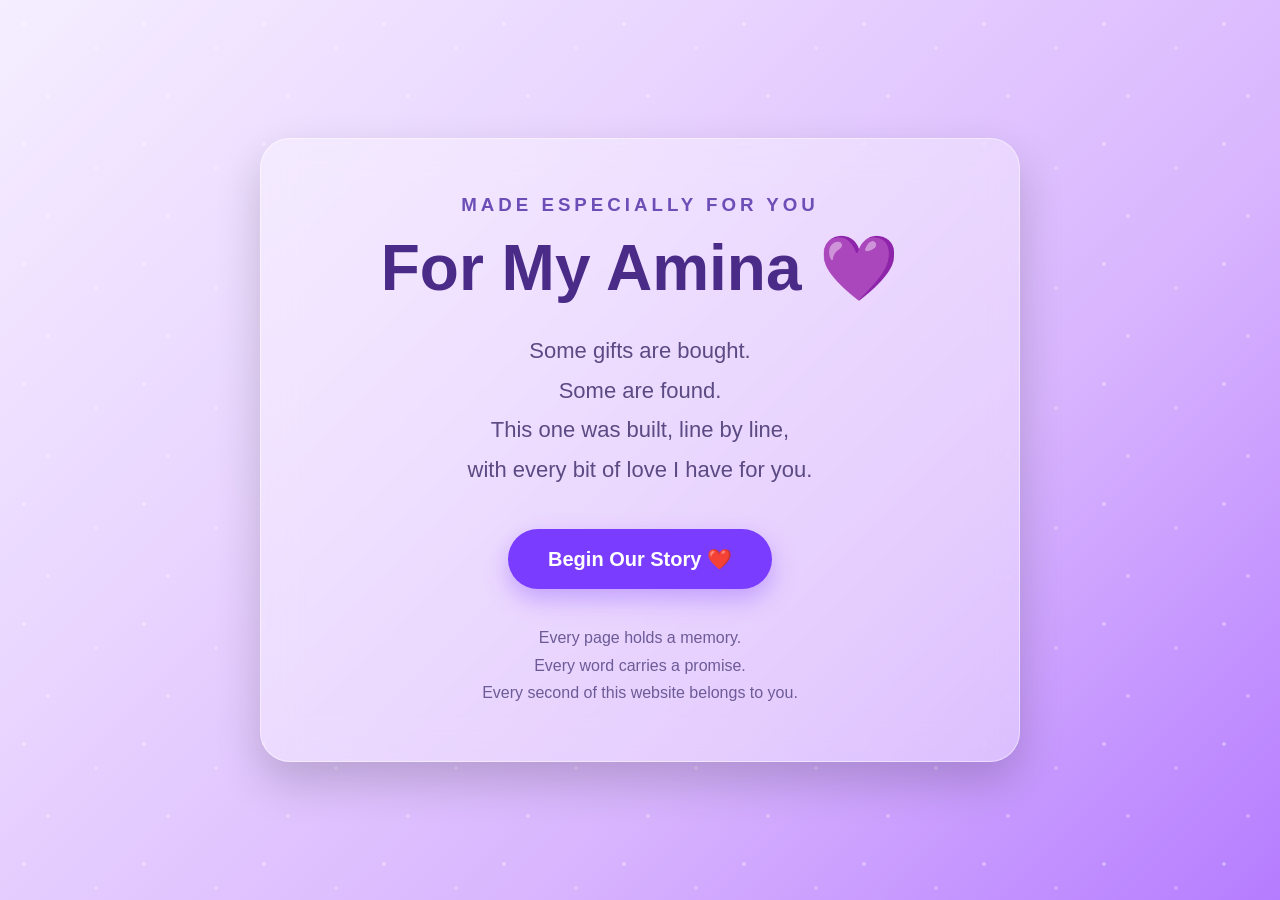
<file: index.html>
<!DOCTYPE html>
<html lang="en">

<head>
<meta charset="UTF-8">
<meta name="viewport" content="width=device-width, initial-scale=1.0">

<title>For My Amina 💜</title>

<link rel="stylesheet" href="style.css">
</head>

<body>

<div class="background"></div>

<div class="container">

<h3>Made Especially For You</h3>

<h1>For My Amina 💜</h1>

<p class="quote">
Some gifts are bought.<br>
Some are found.<br>
This one was built, line by line,<br>
with every bit of love I have for you.
</p>

<a class="button" href="pages/letters.html">
Begin Our Story ❤️
</a>

<p class="footer">
Every page holds a memory.<br>
Every word carries a promise.<br>
Every second of this website belongs to you.
</p>

</div>

</body>

</html>
</file>
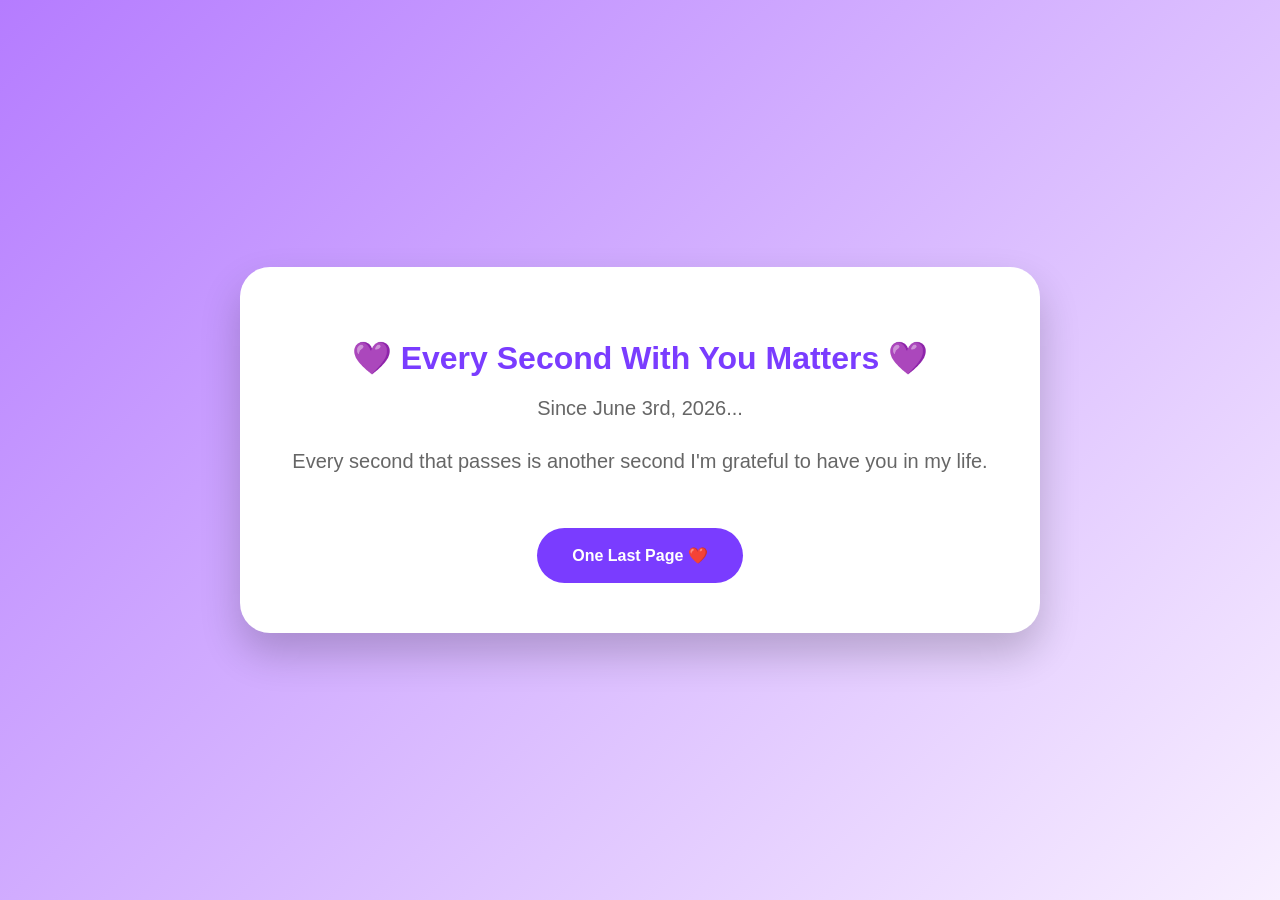
<file: pages/countdown.html>
<!DOCTYPE html>
<html lang="en">
<head>
<meta charset="UTF-8">
<meta name="viewport" content="width=device-width, initial-scale=1.0">

<title>Our Time Together</title>

<style>

body{
margin:0;
font-family:Arial,Helvetica,sans-serif;
background:linear-gradient(135deg,#b57cff,#f8efff);
display:flex;
justify-content:center;
align-items:center;
height:100vh;
overflow:hidden;
}

.card{
background:white;
padding:50px;
border-radius:30px;
width:90%;
max-width:700px;
text-align:center;
box-shadow:0 20px 40px rgba(0,0,0,.2);
}

h1{
color:#7a3cff;
margin-bottom:20px;
}

#timer{
font-size:35px;
line-height:1.8;
color:#444;
margin:30px 0;
font-weight:bold;
}

p{
font-size:20px;
color:#666;
}

.button{
display:inline-block;
margin-top:35px;
padding:18px 35px;
background:#7a3cff;
color:white;
text-decoration:none;
border-radius:50px;
font-weight:bold;
}

</style>

</head>

<body>

<div class="card">

<h1>💜 Every Second With You Matters 💜</h1>

<p>Since June 3rd, 2026...</p>

<div id="timer"></div>

<p>
Every second that passes is another second I'm grateful to have you in my life.
</p>

<a class="button" href="promise.html">
One Last Page ❤️
</a>

</div>

<script>

const startDate = new Date("2026-06-03T00:00:00");

function updateTimer(){

const now = new Date();

const diff = now - startDate;

const days = Math.floor(diff / (1000*60*60*24));

const hours = Math.floor((diff/(1000*60*60))%24);

const minutes = Math.floor((diff/(1000*60))%60);

const seconds = Math.floor((diff/1000)%60);

document.getElementById("timer").innerHTML =
${days} Days<br>
${hours} Hours<br>
${minutes} Minutes<br>
${seconds} Seconds;

}

updateTimer();

setInterval(updateTimer,1000);

</script>

</body>
</html>
</file>
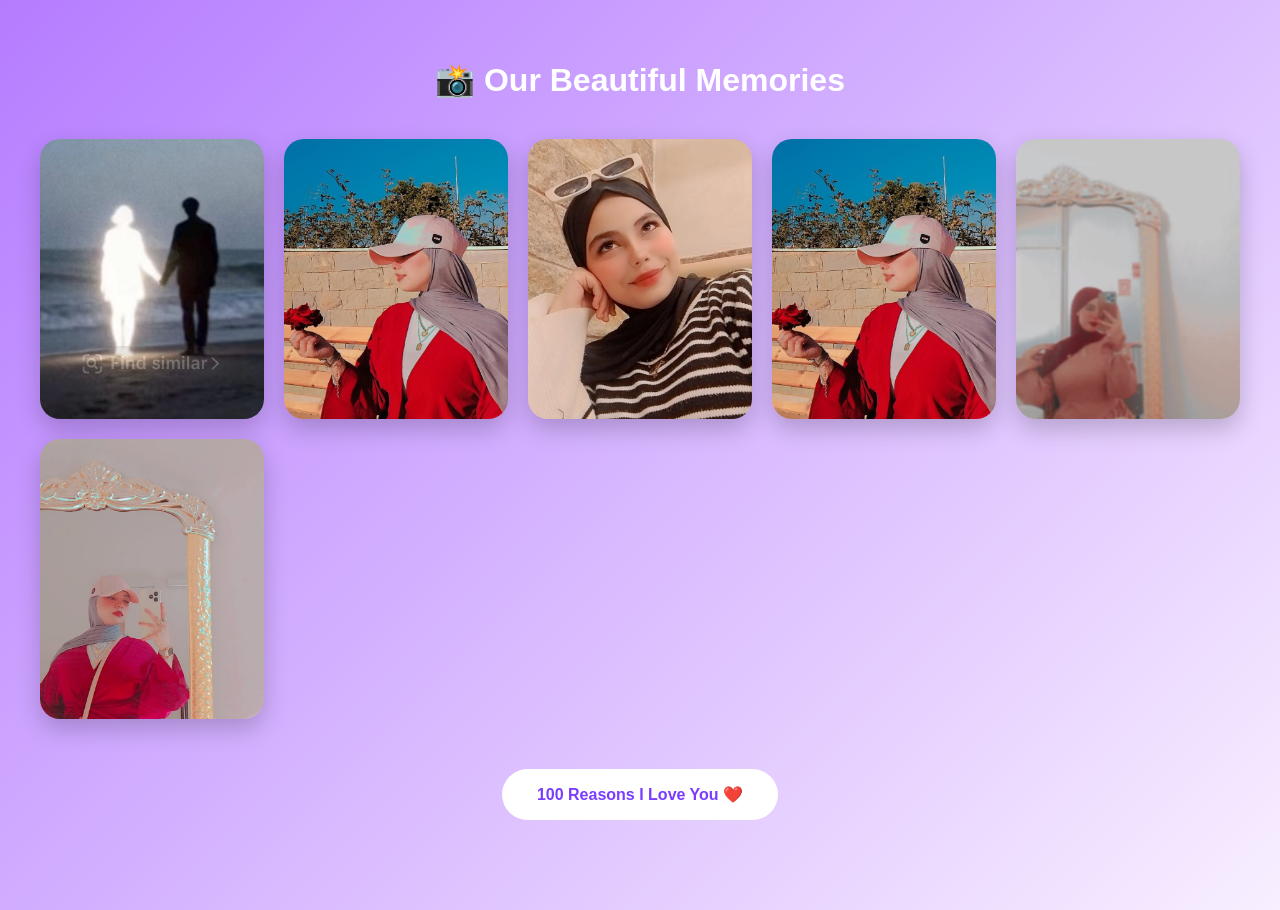
<file: pages/gallery.html>
<!DOCTYPE html>
<html lang="en">
<head>

<meta charset="UTF-8">
<meta name="viewport" content="width=device-width, initial-scale=1.0">

<title>Our Memories</title>

<style>

body{

margin:0;

font-family:Arial,Helvetica,sans-serif;

background:linear-gradient(135deg,#b57cff,#f8efff);

padding:40px;

}

h1{

text-align:center;

color:white;

margin-bottom:40px;

}

.gallery{

display:grid;

grid-template-columns:repeat(auto-fit,minmax(220px,1fr));

gap:20px;

}

.gallery img{

width:100%;

height:280px;

object-fit:cover;

border-radius:20px;

cursor:pointer;

transition:.3s;

box-shadow:0 10px 25px rgba(0,0,0,.2);

}

.gallery img:hover{

transform:scale(1.04);

}

.lightbox{

display:none;

position:fixed;

top:0;

left:0;

width:100%;

height:100%;

background:rgba(0,0,0,.85);

justify-content:center;

align-items:center;

}

.lightbox img{

max-width:90%;

max-height:90%;

border-radius:20px;

}

.close{

position:absolute;

top:25px;

right:40px;

font-size:45px;

color:white;

cursor:pointer;

}

.next{

display:block;

width:max-content;

margin:50px auto;

padding:16px 35px;

background:white;

color:#7a3cff;

text-decoration:none;

border-radius:50px;

font-weight:bold;

}

</style>

</head>

<body>

<h1>📸 Our Beautiful Memories</h1>

<div class="gallery">

<img src="../images/photo1.jpg" onclick="show(this.src)">
<img src="../images/photo2.jpg" onclick="show(this.src)">
<img src="../images/photo3.jpg" onclick="show(this.src)">
<img src="../images/photo4.jpg" onclick="show(this.src)">
<img src="../images/photo5.jpg" onclick="show(this.src)">
<img src="../images/photo6.jpg" onclick="show(this.src)">

</div>

<div class="lightbox" id="box">

<span class="close" onclick="hide()">&times;</span>

<img id="big">

</div>

<a class="next" href="reasons.html">

100 Reasons I Love You ❤️

</a>

<script>

function show(src){

document.getElementById("box").style.display="flex";

document.getElementById("big").src=src;

}

function hide(){

document.getElementById("box").style.display="none";

}

</script>

</body>
</html>
</file>
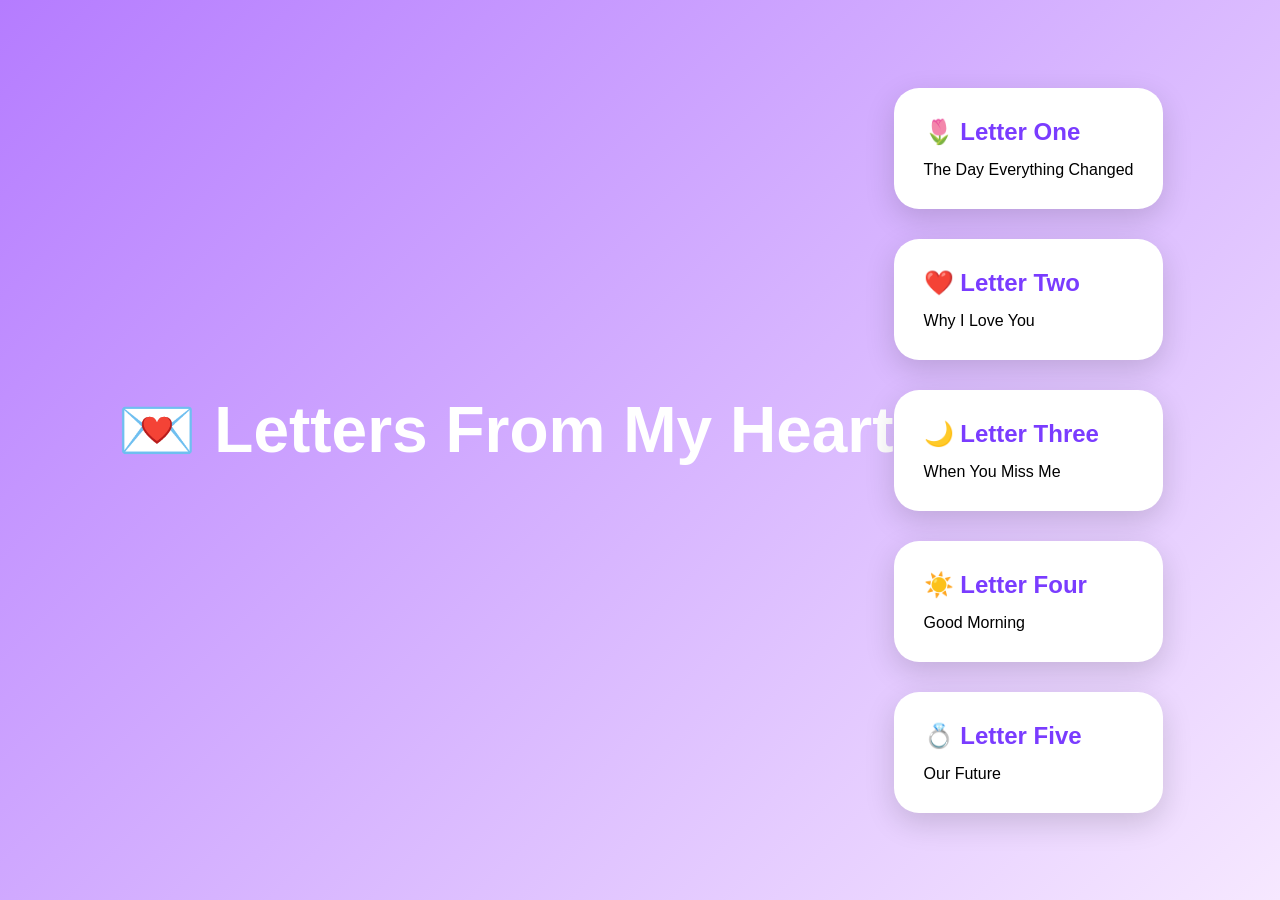
<file: pages/letters.html>
<!DOCTYPE html>
<html lang="en">

<head>

<meta charset="UTF-8">

<meta name="viewport" content="width=device-width, initial-scale=1.0">

<title>Letters For You</title>

<link rel="stylesheet" href="../style.css">

<style>

body{

background:linear-gradient(135deg,#b57cff,#f6e8ff);

padding:60px;

min-height:100vh;

}

h1{

text-align:center;

margin-bottom:40px;

color:white;

}

.grid{

display:grid;

grid-template-columns:repeat(auto-fit,minmax(250px,1fr));

gap:30px;

}

.card{

background:white;

border-radius:25px;

padding:30px;

cursor:pointer;

transition:.3s;

box-shadow:0 10px 30px rgba(0,0,0,.15);

}

.card:hover{

transform:translateY(-8px);

}

.card h2{

color:#7a3cff;

margin-bottom:15px;

}

.popup{

display:none;

position:fixed;

top:0;

left:0;

width:100%;

height:100%;

background:rgba(0,0,0,.6);

justify-content:center;

align-items:center;

padding:20px;

}

.popup-content{

background:white;

padding:40px;

max-width:700px;

border-radius:25px;

line-height:1.8;

position:relative;

color:#333;

max-height:80vh;

overflow:auto;

}

.close{

position:absolute;

top:15px;

right:20px;

font-size:30px;

cursor:pointer;

}

.next{

display:inline-block;

margin-top:30px;

padding:15px 30px;

background:#7a3cff;

color:white;

border-radius:50px;

text-decoration:none;

}

</style>

</head>

<body>

<h1>💌 Letters From My Heart</h1>

<div class="grid">

<div class="card" onclick="openLetter(1)">
<h2>🌷 Letter One</h2>
<p>The Day Everything Changed</p>
</div>

<div class="card" onclick="openLetter(2)">
<h2>❤️ Letter Two</h2>
<p>Why I Love You</p>
</div>

<div class="card" onclick="openLetter(3)">
<h2>🌙 Letter Three</h2>
<p>When You Miss Me</p>
</div>

<div class="card" onclick="openLetter(4)">
<h2>☀️ Letter Four</h2>
<p>Good Morning</p>
</div>

<div class="card" onclick="openLetter(5)">
<h2>💍 Letter Five</h2>
<p>Our Future</p>
</div>

</div>

<div class="popup" id="popup">

<div class="popup-content">

<span class="close" onclick="closeLetter()">&times;</span>

<h2 id="title"></h2>

<p id="text"></p>

<a class="next" href="gallery.html">
Continue Our Journey →
</a>

</div>

</div>

<script>

const letters={

1:{
title:"The Day Everything Changed",
text:"One day, without even realizing it, my ordinary days began to feel extraordinary because of you..."
},

2:{
title:"Why I Love You",
text:"I love the kindness in your heart, your beautiful soul, and the peace I feel whenever I talk to you..."
},

3:{
title:"When You Miss Me",
text:"Whenever distance feels heavy, remember that every heartbeat carries your name..."
},

4:{
title:"Good Morning",
text:"If you're reading this in the morning, I hope today brings you as much happiness as you've brought into my life..."
},

5:{
title:"Our Future",
text:"My greatest dream isn't simply to love you today. It's to work hard until the day I can proudly call you my wife..."
}

};

function openLetter(n){

document.getElementById("popup").style.display="flex";

document.getElementById("title").innerText=letters[n].title;

document.getElementById("text").innerText=letters[n].text;

}

function closeLetter(){

document.getElementById("popup").style.display="none";

}

</script>

</body>

</html>
</file>
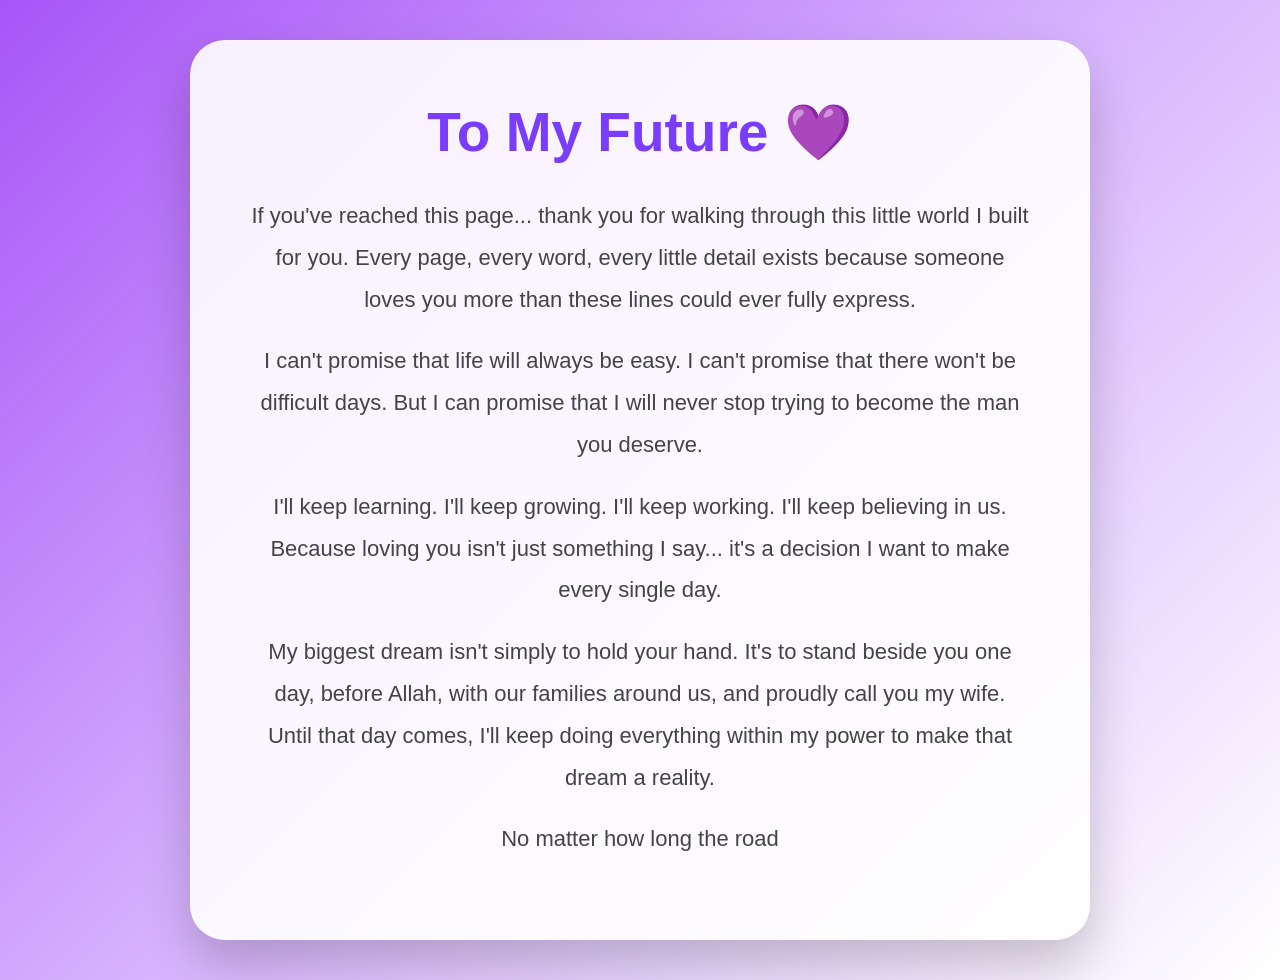
<file: pages/promise.html>
<!DOCTYPE html>
<html lang="en">

<head>

<meta charset="UTF-8">

<meta name="viewport" content="width=device-width, initial-scale=1.0">

<title>Forever Us</title>

<style>

*{
margin:0;
padding:0;
box-sizing:border-box;
font-family:Arial,Helvetica,sans-serif;
}

body{

display:flex;

justify-content:center;

align-items:center;

min-height:100vh;

background:linear-gradient(135deg,#a855f7,#d8b4fe,#ffffff);

padding:40px;

overflow:hidden;

}

.card{

max-width:900px;

background:rgba(255,255,255,.9);

padding:60px;

border-radius:35px;

box-shadow:0 25px 50px rgba(0,0,0,.2);

text-align:center;

animation:fadeIn 2s;

}

h1{

font-size:55px;

color:#7a3cff;

margin-bottom:30px;

}

p{

font-size:22px;

line-height:1.9;

color:#444;

margin-bottom:20px;

}

.signature{

margin-top:40px;

font-size:28px;

color:#7a3cff;

font-weight:bold;

}

@keyframes fadeIn{

from{
opacity:0;
transform:translateY(30px);
}

to{
opacity:1;
transform:translateY(0);
}

}

</style>

</head>

<body>

<div class="card">

<h1>To My Future 💜</h1>

<p>

If you've reached this page...

thank you for walking through this little world I built for you.

Every page, every word, every little detail exists because someone loves you more than these lines could ever fully express.

</p>

<p>

I can't promise that life will always be easy.

I can't promise that there won't be difficult days.

But I can promise that I will never stop trying to become the man you deserve.

</p>

<p>

I'll keep learning.

I'll keep growing.

I'll keep working.

I'll keep believing in us.

Because loving you isn't just something I say...

it's a decision I want to make every single day.

</p>

<p>

My biggest dream isn't simply to hold your hand.

It's to stand beside you one day, before Allah, with our families around us, and proudly call you my wife.

Until that day comes, I'll keep doing everything within my power to make that dream a reality.

</p>

<p>

No matter how long the road
</file>
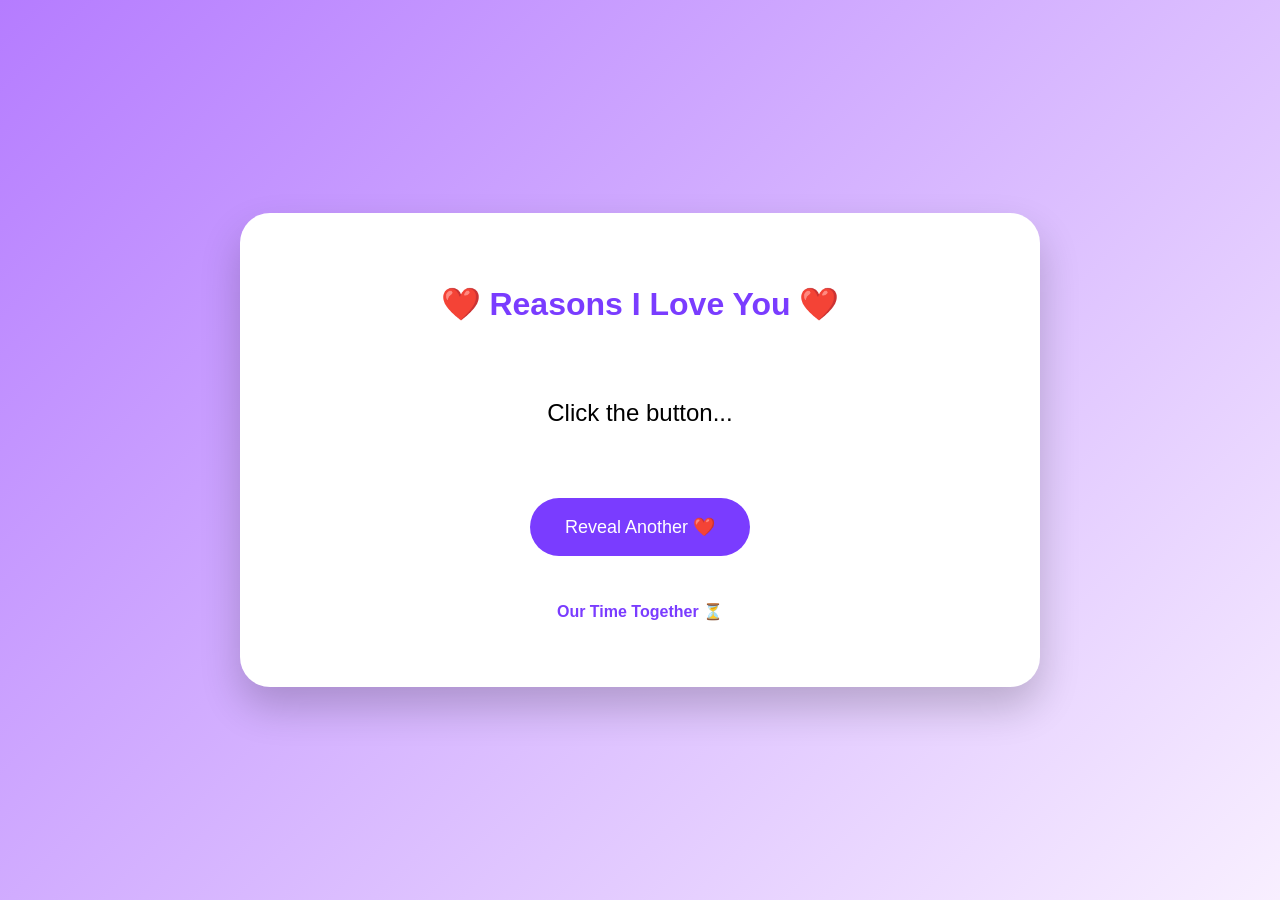
<file: pages/reasons.html>
<!DOCTYPE html>
<html lang="en">

<head>

<meta charset="UTF-8">
<meta name="viewport" content="width=device-width, initial-scale=1.0">

<title>100 Reasons</title>

<style>

body{

margin:0;

height:100vh;

display:flex;

justify-content:center;

align-items:center;

background:linear-gradient(135deg,#b57cff,#f8efff);

font-family:Arial,Helvetica,sans-serif;

}

.card{

background:white;

width:90%;

max-width:700px;

padding:50px;

border-radius:30px;

text-align:center;

box-shadow:0 20px 40px rgba(0,0,0,.2);

}

h1{

color:#7a3cff;

margin-bottom:30px;

}

#reason{

font-size:24px;

min-height:120px;

display:flex;

justify-content:center;

align-items:center;

line-height:1.8;

}

button{

padding:18px 35px;

font-size:18px;

border:none;

background:#7a3cff;

color:white;

border-radius:50px;

cursor:pointer;

margin-top:25px;

}

a{

display:inline-block;

margin-top:30px;

text-decoration:none;

background:white;

padding:16px 30px;

border-radius:50px;

color:#7a3cff;

font-weight:bold;

}

</style>

</head>

<body>

<div class="card">

<h1>❤️ Reasons I Love You ❤️</h1>

<div id="reason">

Click the button...

</div>

<button onclick="nextReason()">

Reveal Another ❤️

</button>

<br>

<a href="countdown.html">

Our Time Together ⏳

</a>

</div>

<script>

const reasons=[

"Your kindness",

"Your beautiful heart",

"The way you make me smile",

"The peace I feel when I talk to you",

"Your thoughtfulness",

"The way you care",

"Your laugh",

"Your patience",

"The way you understand me",

"You make ordinary days special",

"You inspire me to become better",

"You make me feel safe",

"You are beautiful inside and out",

"You never leave my mind",

"I admire your strength",

"Your voice calms me",

"Your smile lights my world",

"You make distance feel smaller",

"You're my favorite person",

"My heart feels at home with you"

];

let i=0;

function nextReason(){

document.getElementById("reason").innerHTML=reasons[i];

i++;

if(i>=reasons.length){

i=0;

}

}

</script>

</body>

</html>
</file>
<file: style.css>
html, body{
    margin:0;
    padding:0;
    width:100%;
    min-height:100%;
}

*{
    margin:0;
    padding:0;
    box-sizing:border-box;
    font-family:Arial, Helvetica, sans-serif;
}

body{
    min-height:100vh;
    display:flex;
    justify-content:center;
    align-items:center;
    overflow-y:auto;
    overflow-x:hidden;
    background:linear-gradient(135deg,#F5EEFF,#E9D5FF,#D8B4FE,#B57CFF);
}

.background{
    position:fixed;
    top:0;
    left:0;
    width:100%;
    height:100%;
    background:
        radial-gradient(circle at 20% 20%, rgba(255,255,255,.35) 2px, transparent 2px),
        radial-gradient(circle at 80% 40%, rgba(255,255,255,.25) 2px, transparent 2px),
        radial-gradient(circle at 40% 80%, rgba(255,255,255,.30) 2px, transparent 2px);
    background-size:120px 120px;
    animation:moveBackground 30s linear infinite;
    z-index:-2;
}

@keyframes moveBackground{
    from{
        transform:translateY(0);
    }
    to{
        transform:translateY(120px);
    }
}

.container{
    width:90%;
    max-width:760px;
    margin:50px auto;
    padding:55px;

    background:rgba(255,255,255,0.35);

    border:1px solid rgba(255,255,255,0.45);

    border-radius:30px;

    -webkit-backdrop-filter:blur(18px);
    backdrop-filter:blur(18px);

    box-shadow:0 20px 45px rgba(0,0,0,.18);

    text-align:center;
}

h3{
    color:#6d4db6;
    letter-spacing:4px;
    text-transform:uppercase;
    margin-bottom:15px;
}

h1{
    color:#4a2b87;
    font-size:64px;
    margin-bottom:25px;
}

.quote{
    color:#5b4a83;
    font-size:22px;
    line-height:1.8;
    margin-bottom:40px;
}

.button{
    display:inline-block;
    padding:18px 40px;
    background:#7a3cff;
    color:white;
    text-decoration:none;
    font-size:20px;
    font-weight:bold;
    border-radius:50px;
    transition:.3s;
    box-shadow:0 10px 25px rgba(122,60,255,.35);
}

.button:hover{
    transform:translateY(-4px);
    background:#6930e6;
}

.footer{
    margin-top:35px;
    color:#6d5b97;
    line-height:1.7;
}

@media (max-width:768px){

.container{
    width:92%;
    padding:35px 25px;
}

h1{
    font-size:42px;
}

.quote{
    font-size:18px;
}

.button{
    font-size:18px;
    padding:15px 30px;
}

}
</file>
